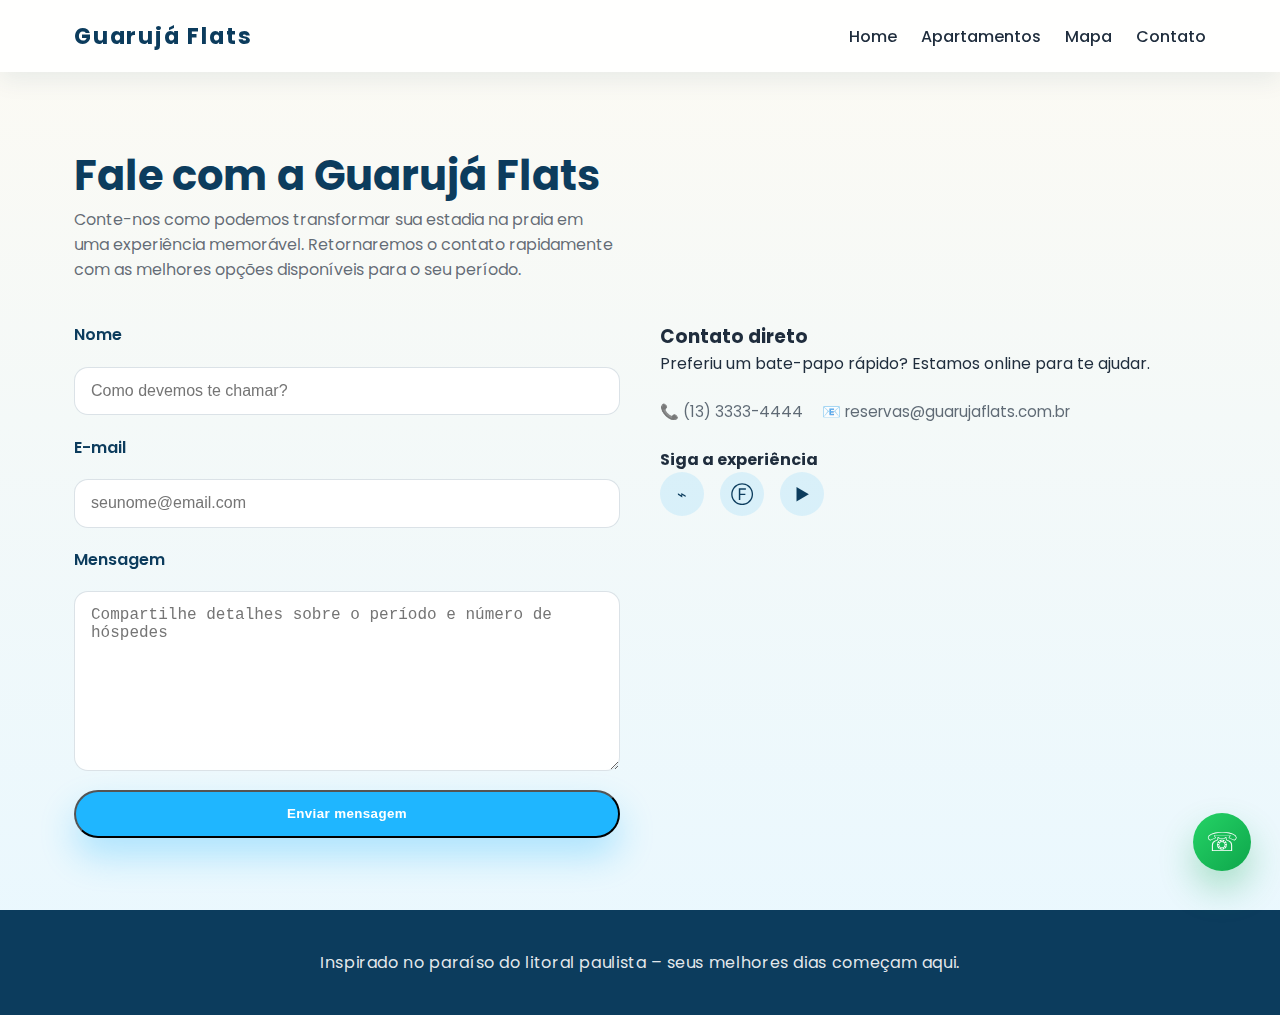
<file: contato.html>
<!DOCTYPE html>
<html lang="pt-BR">
  <head>
    <meta charset="UTF-8" />
    <meta name="viewport" content="width=device-width, initial-scale=1.0" />
    <title>Contato · Guarujá Flats</title>
    <meta
      name="description"
      content="Fale com a Guarujá Flats. Tire dúvidas sobre disponibilidade, reservas e serviços exclusivos dos nossos apartamentos de temporada."
    />
    <link rel="preconnect" href="https://fonts.googleapis.com" />
    <link rel="preconnect" href="https://fonts.gstatic.com" crossorigin />
    <link
      href="https://fonts.googleapis.com/css2?family=Inter:wght@400;500;600;700&family=Poppins:wght@400;500;600;700&display=swap"
      rel="stylesheet"
    />
    <link rel="stylesheet" href="https://unpkg.com/aos@2.3.1/dist/aos.css" />
    <link rel="stylesheet" href="assets/css/style.css" />
  </head>
  <body>
    <header>
      <div class="navbar">
        <a class="logo" href="index.html">Guarujá Flats</a>
        <nav>
          <ul>
            <li><a href="index.html">Home</a></li>
            <li><a href="apartamentos.html">Apartamentos</a></li>
            <li><a href="mapa.html">Mapa</a></li>
            <li><a href="contato.html">Contato</a></li>
          </ul>
        </nav>
      </div>
    </header>

    <main class="page-transition">
      <section class="section">
        <div class="section-heading">
          <div>
            <h2>Fale com a Guarujá Flats</h2>
            <p>
              Conte-nos como podemos transformar sua estadia na praia em uma experiência memorável. Retornaremos o contato rapidamente com as melhores opções disponíveis para o seu período.
            </p>
          </div>
        </div>

        <div class="contact-wrapper">
          <form data-aos="fade-up">
            <label for="nome">Nome</label>
            <input type="text" id="nome" name="nome" placeholder="Como devemos te chamar?" required />

            <label for="email">E-mail</label>
            <input type="email" id="email" name="email" placeholder="seunome@email.com" required />

            <label for="mensagem">Mensagem</label>
            <textarea id="mensagem" name="mensagem" placeholder="Compartilhe detalhes sobre o período e número de hóspedes" required></textarea>

            <button class="btn" type="submit">Enviar mensagem</button>
          </form>

          <div data-aos="fade-up" data-aos-delay="100">
            <h3>Contato direto</h3>
            <p>Preferiu um bate-papo rápido? Estamos online para te ajudar.</p>
            <ul class="card-meta" style="margin: 1.5rem 0;">
              <li>📞 (13) 3333-4444</li>
              <li>📧 reservas@guarujaflats.com.br</li>
            </ul>
            <h4>Siga a experiência</h4>
            <div class="social-links">
              <a href="https://www.instagram.com" aria-label="Instagram">⌁</a>
              <a href="https://www.facebook.com" aria-label="Facebook">Ⓕ</a>
              <a href="https://www.youtube.com" aria-label="YouTube">▶</a>
            </div>
          </div>
        </div>
      </section>
    </main>

    <footer class="footer">
      Inspirado no paraíso do litoral paulista – seus melhores dias começam aqui.
    </footer>

    <a class="whatsapp-floating" href="https://wa.me/5511999999999" target="_blank" rel="noopener" aria-label="Falar no WhatsApp">
      ☏
    </a>

    <script src="https://unpkg.com/aos@2.3.1/dist/aos.js"></script>
    <script>
      document.addEventListener('DOMContentLoaded', () => {
        const wrapper = document.querySelector('.page-transition');
        if (wrapper) {
          requestAnimationFrame(() => wrapper.classList.add('is-visible'));
        }
        if (window.AOS) {
          window.AOS.init({ duration: 800, easing: 'ease-out', once: true });
        }
      });
    </script>
  </body>
</html>
</file>
<file: assets/css/style.css>
:root {
  --turquoise: #1fb6ff;
  --sand: #f5ebd0;
  --white: #ffffff;
  --deep-blue: #0c3c5d;
  --text-dark: #1f2d3d;
  --text-muted: rgba(31, 45, 61, 0.7);
  font-size: 16px;
}

* {
  margin: 0;
  padding: 0;
  box-sizing: border-box;
}

body {
  font-family: 'Poppins', 'Inter', 'Lato', sans-serif;
  color: var(--text-dark);
  background: linear-gradient(180deg, rgba(245, 235, 208, 0.25), rgba(31, 182, 255, 0.1));
  min-height: 100vh;
  display: flex;
  flex-direction: column;
}

a {
  text-decoration: none;
  color: inherit;
}

img {
  max-width: 100%;
  display: block;
  border-radius: 14px;
}

header {
  width: 100%;
  position: sticky;
  top: 0;
  z-index: 1000;
  backdrop-filter: blur(12px);
  background: rgba(255, 255, 255, 0.9);
  box-shadow: 0 8px 24px rgba(12, 60, 93, 0.08);
}

.navbar {
  max-width: 1180px;
  margin: 0 auto;
  padding: 1.2rem 1.5rem;
  display: flex;
  align-items: center;
  justify-content: space-between;
}

.logo {
  font-size: 1.4rem;
  font-weight: 700;
  color: var(--deep-blue);
  letter-spacing: 0.08em;
}

nav ul {
  display: flex;
  gap: 1.5rem;
  list-style: none;
}

nav a {
  font-weight: 500;
  transition: color 0.3s ease;
}

nav a:hover,
nav a:focus {
  color: var(--turquoise);
}

.hero {
  position: relative;
  min-height: 75vh;
  display: flex;
  align-items: center;
  justify-content: center;
  overflow: hidden;
  background: var(--deep-blue);
  color: var(--white);
}

.hero::before {
  content: "";
  position: absolute;
  inset: 0;
  background: url('https://images.unsplash.com/photo-1507525428034-b723cf961d3e?auto=format&fit=crop&w=1600&q=80') center/cover no-repeat;
  opacity: 0.65;
  transform: scale(1.05);
  animation: drift 20s linear infinite;
}

.hero::after {
  content: "";
  position: absolute;
  inset: 0;
  background: linear-gradient(180deg, rgba(12, 60, 93, 0.6), rgba(12, 60, 93, 0.4));
}

@keyframes drift {
  0% {
    transform: scale(1.05) translateX(0);
  }
  50% {
    transform: scale(1.1) translateX(2rem);
  }
  100% {
    transform: scale(1.05) translateX(0);
  }
}

.hero-content {
  position: relative;
  max-width: 720px;
  padding: 2rem;
  text-align: center;
  display: grid;
  gap: 1.5rem;
}

.hero h1 {
  font-size: clamp(2.5rem, 5vw, 3.8rem);
  line-height: 1.1;
  letter-spacing: 0.05em;
}

.hero p {
  font-size: 1.1rem;
  color: rgba(255, 255, 255, 0.85);
}

.btn {
  display: inline-flex;
  align-items: center;
  justify-content: center;
  padding: 0.9rem 2.4rem;
  border-radius: 999px;
  background: var(--turquoise);
  color: var(--white);
  font-weight: 600;
  letter-spacing: 0.03em;
  box-shadow: 0 18px 35px rgba(31, 182, 255, 0.3);
  transition: transform 0.3s ease, box-shadow 0.3s ease, background 0.3s ease;
}

.btn:hover {
  transform: translateY(-4px) scale(1.02);
  background: #0ea5e9;
  box-shadow: 0 24px 45px rgba(14, 165, 233, 0.35);
}

main {
  flex: 1;
}

.section {
  max-width: 1180px;
  margin: 0 auto;
  padding: 4.5rem 1.5rem;
}

.section-heading {
  display: flex;
  align-items: center;
  justify-content: space-between;
  margin-bottom: 2.5rem;
  gap: 1rem;
}

.section-heading h2 {
  font-size: clamp(1.8rem, 4vw, 2.6rem);
  color: var(--deep-blue);
}

.section-heading p {
  color: var(--text-muted);
  max-width: 540px;
}

.card-grid {
  display: grid;
  grid-template-columns: repeat(auto-fit, minmax(260px, 1fr));
  gap: 2rem;
}

.card {
  background: rgba(255, 255, 255, 0.92);
  border-radius: 18px;
  overflow: hidden;
  box-shadow: 0 20px 45px rgba(12, 60, 93, 0.12);
  transition: transform 0.3s ease, box-shadow 0.3s ease;
  display: flex;
  flex-direction: column;
}

.card:hover {
  transform: translateY(-10px) scale(1.03);
  box-shadow: 0 25px 55px rgba(12, 60, 93, 0.18);
}

.card-content {
  padding: 1.8rem;
  display: grid;
  gap: 1rem;
}

.card-title {
  font-size: 1.2rem;
  font-weight: 600;
  color: var(--deep-blue);
}

.card-meta {
  display: flex;
  flex-wrap: wrap;
  gap: 0.7rem 1.2rem;
  color: var(--text-muted);
  font-size: 0.95rem;
  list-style: none;
  padding-left: 0;
}

.card-meta span {
  display: inline-flex;
  align-items: center;
  gap: 0.4rem;
}

.chip {
  display: inline-flex;
  align-items: center;
  gap: 0.4rem;
  padding: 0.35rem 0.8rem;
  background: rgba(31, 182, 255, 0.12);
  color: var(--deep-blue);
  border-radius: 999px;
  font-size: 0.85rem;
}

.footer {
  background: var(--deep-blue);
  color: rgba(255, 255, 255, 0.9);
  padding: 2.5rem 1.5rem;
  text-align: center;
  letter-spacing: 0.04em;
}

.highlight-grid {
  display: grid;
  grid-template-columns: repeat(auto-fit, minmax(280px, 1fr));
  gap: 2rem;
}

.highlight-card {
  background: rgba(255, 255, 255, 0.95);
  border-radius: 22px;
  padding: 2rem;
  box-shadow: 0 20px 45px rgba(12, 60, 93, 0.12);
  transition: transform 0.3s ease, box-shadow 0.3s ease;
  display: grid;
  gap: 1rem;
}

.highlight-card:hover {
  transform: translateY(-10px) scale(1.03);
  box-shadow: 0 25px 55px rgba(12, 60, 93, 0.18);
}

.highlight-card h3 {
  color: var(--deep-blue);
  font-size: 1.3rem;
}

.map-frame {
  border-radius: 18px;
  overflow: hidden;
  box-shadow: 0 20px 45px rgba(12, 60, 93, 0.12);
}

.map-popup {
  display: grid;
  gap: 0.75rem;
  text-align: left;
  background: rgba(255, 255, 255, 0.96);
  padding: 0.9rem;
  border-radius: 16px;
  box-shadow: 0 18px 40px rgba(12, 60, 93, 0.16);
  opacity: 0;
  transform: translateY(8px);
  transition: opacity 0.3s ease, transform 0.3s ease, box-shadow 0.3s ease;
}

.map-popup.is-visible {
  opacity: 1;
  transform: translateY(0);
}

.map-popup strong {
  font-size: 1rem;
  color: var(--deep-blue);
}

.map-popup p {
  font-size: 0.85rem;
  color: var(--text-muted);
}

.map-popup:not(.map-popup--group) img {
  width: 180px;
  height: 120px;
  object-fit: cover;
  border-radius: 14px;
  box-shadow: 0 12px 26px rgba(12, 60, 93, 0.14);
}

.map-popup .btn {
  padding: 0.5rem 1.2rem;
  font-size: 0.85rem;
  box-shadow: 0 14px 28px rgba(31, 182, 255, 0.25);
}

.map-popup--group {
  gap: 1rem;
  max-width: min(320px, 70vw);
}

.map-popup__heading strong {
  font-size: 1.05rem;
}

.map-popup__heading p {
  margin: 0;
  font-size: 0.8rem;
  color: var(--text-muted);
  line-height: 1.4;
}

.map-popup__list {
  list-style: none;
  display: grid;
  gap: 0.85rem;
  margin: 0;
  padding: 0;
}

.map-popup__item {
  display: grid;
  grid-template-columns: 72px 1fr;
  gap: 0.75rem;
  align-items: center;
}

.map-popup__item img {
  width: 72px;
  height: 72px;
  border-radius: 12px;
  object-fit: cover;
  box-shadow: 0 10px 22px rgba(12, 60, 93, 0.15);
}

.map-popup__item h4 {
  font-size: 0.95rem;
  color: var(--deep-blue);
  margin-bottom: 0.2rem;
}

.map-popup__item p {
  font-size: 0.78rem;
  color: var(--text-muted);
  margin-bottom: 0.35rem;
}

.map-popup--group .btn {
  padding: 0.45rem 1rem;
  font-size: 0.8rem;
  box-shadow: 0 12px 24px rgba(31, 182, 255, 0.25);
}

.gallery {
  display: grid;
  grid-template-columns: repeat(auto-fit, minmax(220px, 1fr));
  gap: 1.2rem;
  margin-bottom: 2rem;
}

.property-details {
  display: grid;
  gap: 2.5rem;
}

.table-info {
  width: 100%;
  border-collapse: collapse;
  border-radius: 18px;
  overflow: hidden;
  box-shadow: 0 12px 30px rgba(12, 60, 93, 0.12);
}

.table-info tr:nth-child(even) {
  background: rgba(245, 235, 208, 0.45);
}

.table-info th,
.table-info td {
  padding: 1rem 1.4rem;
  text-align: left;
  font-weight: 500;
  color: var(--text-dark);
}

.map-container {
  width: 100%;
  height: 340px;
  border-radius: 18px;
  overflow: hidden;
  box-shadow: 0 12px 30px rgba(12, 60, 93, 0.12);
}

#full-map {
  width: 100%;
  height: 520px;
  border-radius: 18px;
  overflow: hidden;
  box-shadow: 0 20px 45px rgba(12, 60, 93, 0.12);
}

.contact-wrapper {
  display: grid;
  grid-template-columns: repeat(auto-fit, minmax(320px, 1fr));
  gap: 2.5rem;
}

form {
  display: grid;
  gap: 1.2rem;
}

label {
  font-weight: 600;
  color: var(--deep-blue);
}

input,
textarea {
  padding: 0.9rem 1rem;
  border-radius: 14px;
  border: 1px solid rgba(12, 60, 93, 0.15);
  background: rgba(255, 255, 255, 0.95);
  font-size: 1rem;
  transition: border 0.3s ease, box-shadow 0.3s ease;
}

input:focus,
textarea:focus {
  outline: none;
  border-color: var(--turquoise);
  box-shadow: 0 0 0 4px rgba(31, 182, 255, 0.18);
}

textarea {
  min-height: 180px;
  resize: vertical;
}

.social-links {
  display: flex;
  gap: 1rem;
  align-items: center;
}

.social-links a {
  display: inline-flex;
  align-items: center;
  justify-content: center;
  width: 44px;
  height: 44px;
  border-radius: 50%;
  background: rgba(31, 182, 255, 0.12);
  color: var(--deep-blue);
  transition: transform 0.3s ease, background 0.3s ease;
}

.social-links a:hover {
  transform: translateY(-4px);
  background: var(--turquoise);
  color: var(--white);
}

.whatsapp-floating {
  position: fixed;
  right: 1.8rem;
  bottom: 1.8rem;
  width: 58px;
  height: 58px;
  border-radius: 50%;
  background: linear-gradient(135deg, #25d366, #0ea64b);
  box-shadow: 0 18px 35px rgba(14, 166, 75, 0.3);
  display: flex;
  align-items: center;
  justify-content: center;
  color: #fff;
  font-size: 1.6rem;
  z-index: 1100;
  transition: transform 0.3s ease, box-shadow 0.3s ease;
}

.whatsapp-floating:hover {
  transform: translateY(-6px) scale(1.05);
  box-shadow: 0 24px 45px rgba(14, 166, 75, 0.4);
}

.badge {
  display: inline-flex;
  align-items: center;
  gap: 0.5rem;
  background: rgba(255, 255, 255, 0.85);
  color: var(--deep-blue);
  padding: 0.5rem 1rem;
  border-radius: 999px;
  font-size: 0.85rem;
  letter-spacing: 0.05em;
  text-transform: uppercase;
}

.leaflet-container {
  width: 100%;
  height: 100%;
}

.page-transition {
  opacity: 0;
  transform: translateY(24px);
  transition: opacity 0.5s ease, transform 0.5s ease;
}

.page-transition.is-visible {
  opacity: 1;
  transform: translateY(0);
}

@media (max-width: 768px) {
  .navbar {
    flex-direction: column;
    gap: 1rem;
  }

  nav ul {
    flex-wrap: wrap;
    justify-content: center;
  }

  .hero {
    min-height: 70vh;
  }

  .section {
    padding: 3.2rem 1.2rem;
  }
}

@media (max-width: 540px) {
  .hero-content {
    padding: 1.5rem;
  }

  .card-content {
    padding: 1.4rem;
  }
}
</file>
